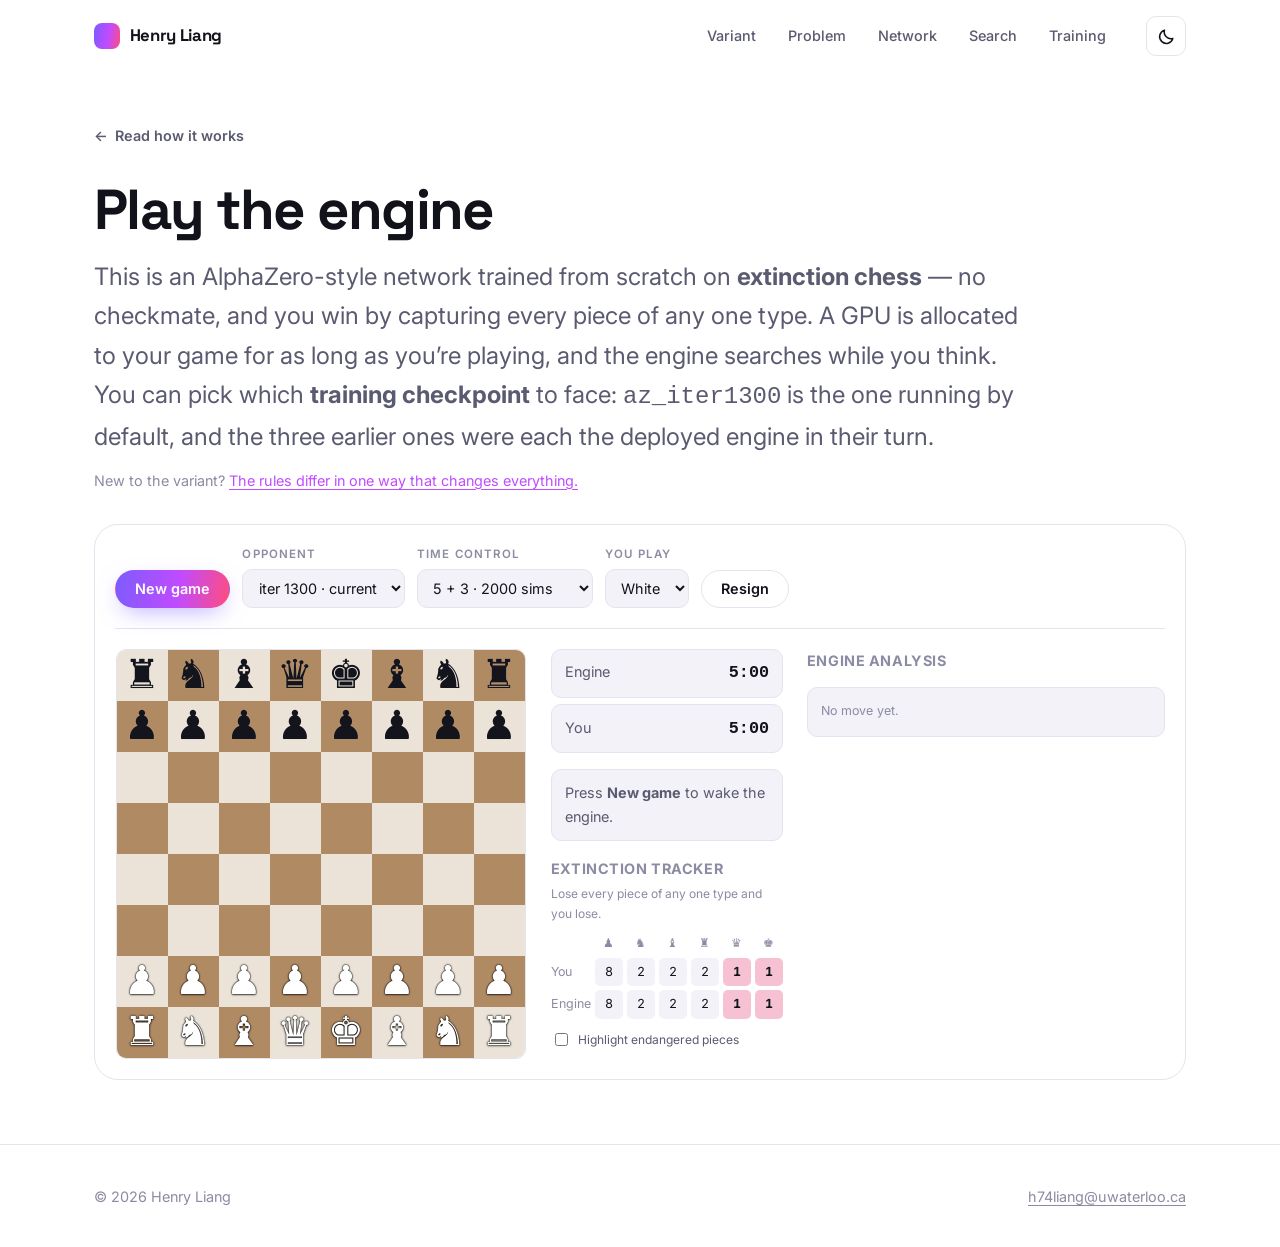
<file: play.html>
<!DOCTYPE html>
<html lang="en" data-theme="dark">
<head>
  <meta charset="UTF-8">
  <meta name="viewport" content="width=device-width, initial-scale=1.0">

  <title>Play the Extinction Chess Engine — Henry Liang</title>
  <meta name="description" content="Play a neural network trained from scratch on extinction chess. A GPU is allocated to your game for as long as you are playing.">

  <link rel="canonical" href="https://henryliang.ca/play">
  <meta property="og:type" content="website">
  <meta property="og:url" content="https://henryliang.ca/play">
  <meta property="og:site_name" content="Henry Liang">
  <meta property="og:title" content="Play the Extinction Chess Engine">
  <meta property="og:description" content="Play a neural network trained from scratch on a chess variant with no published theory.">
  <meta property="og:image" content="https://henryliang.ca/img/og-image.png">
  <meta property="og:image:width" content="1200">
  <meta property="og:image:height" content="630">
  <meta name="twitter:card" content="summary_large_image">

  <link rel="icon" href="img/favicon.svg" type="image/svg+xml">
  <link rel="preconnect" href="https://fonts.googleapis.com">
  <link rel="preconnect" href="https://fonts.gstatic.com" crossorigin>
  <link href="https://fonts.googleapis.com/css2?family=Space+Grotesk:wght@500;600;700&family=Inter:wght@400;500;600&display=swap" rel="stylesheet">
  <link rel="stylesheet" href="css/style.css">
  <link rel="stylesheet" href="css/project.css">
  <link rel="stylesheet" href="css/chess.css?v=15">

  <script>
    (function () {
      try {
        var saved = localStorage.getItem('theme');
        var prefersLight = window.matchMedia('(prefers-color-scheme: light)').matches;
        document.documentElement.setAttribute('data-theme', saved || (prefersLight ? 'light' : 'dark'));
      } catch (e) {}
    })();
  </script>
</head>

<body>
  <a class="skip-link" href="#main">Skip to content</a>

  <header class="nav is-stuck" id="nav">
    <div class="container nav__inner">
      <a href="/" class="nav__logo">
        <span class="nav__logo-mark" aria-hidden="true"></span>
        <span>Henry Liang</span>
      </a>
      <nav class="nav__links" id="nav-links" aria-label="Main">
        <a href="/#variant">Variant</a>
        <a href="/#problem">Problem</a>
        <a href="/#architecture">Network</a>
        <a href="/#search">Search</a>
        <a href="/#training">Training</a>
      </nav>
      <div class="nav__actions">
        <button class="icon-btn" id="theme-toggle" type="button" aria-label="Switch color theme">
          <svg class="icon-sun" viewBox="0 0 24 24" aria-hidden="true"><circle cx="12" cy="12" r="4.5"/><path d="M12 2v3M12 19v3M2 12h3M19 12h3M4.9 4.9l2.1 2.1M17 17l2.1 2.1M19.1 4.9L17 7M7 17l-2.1 2.1"/></svg>
          <svg class="icon-moon" viewBox="0 0 24 24" aria-hidden="true"><path d="M20 14.5A8.5 8.5 0 019.5 4a8.5 8.5 0 1010.5 10.5z"/></svg>
        </button>
        <button class="icon-btn nav__burger" id="nav-toggle" type="button"
                aria-label="Open menu" aria-expanded="false" aria-controls="nav-links">
          <span></span><span></span><span></span>
        </button>
      </div>
    </div>
  </header>

  <main id="main">
    <div class="container playpage">
      <a class="back-link" href="/"><span aria-hidden="true">&larr;</span> Read how it works</a>

      <h1 class="playpage__title">Play the engine</h1>
      <p class="playpage__lede">
        This is an AlphaZero-style network trained from scratch on
        <strong>extinction chess</strong> &mdash; no checkmate, and you win by
        capturing every piece of any one type. A GPU is allocated to your game
        for as long as you&rsquo;re playing, and the engine searches while you
        think. You can pick which <strong>training checkpoint</strong> to face:
        <code>az_iter1300</code> is the one running by default, and the three
        earlier ones were each the deployed engine in their turn.
      </p>
      <p class="playpage__note">
        New to the variant? <a href="/#variant">The rules differ in
        one way that changes everything.</a>
      </p>

<div class="play" id="play-app">
        <noscript>
          <p class="play__msg">The board needs JavaScript enabled.</p>
        </noscript>

        <div class="play__bar">
          <button class="btn btn--primary" id="pl-new" type="button">New game</button>
          <!-- Opponent checkpoint. Values are LABELS matched against the
               MODELS allowlist in web_play.py, never filenames or paths. -->
          <label class="play__field">
            <span>Opponent</span>
            <select id="pl-model">
              <option value="1300" selected>iter 1300 &middot; current</option>
              <option value="1200">iter 1200</option>
              <option value="1140">iter 1140</option>
              <option value="1040">iter 1040</option>
            </select>
          </label>
          <!-- Labelled by clock rather than Easy/Standard/Strong: each tier
               is a time control, and its sim ceiling is chosen to be
               reachable within that clock (see TIERS in js/chess.js). -->
          <label class="play__field">
            <span>Time control</span>
            <select id="pl-level">
              <option value="800">3 + 2 · 800 sims</option>
              <option value="2000" selected>5 + 3 · 2000 sims</option>
              <option value="8000">10 + 10 · 8000 sims</option>
            </select>
          </label>
          <label class="play__field">
            <span>You play</span>
            <select id="pl-color">
              <option value="white" selected>White</option>
              <option value="black">Black</option>
            </select>
          </label>
          <button class="btn btn--ghost" id="pl-resign" type="button" disabled>Resign</button>
        </div>

        <div class="play__main">
          <div class="play__boardwrap">
            <div class="board" id="pl-board" role="grid" aria-label="Chess board"></div>
            <div class="promo" id="pl-promo" hidden role="dialog" aria-label="Choose promotion piece">
              <p>Promote to</p>
              <div class="promo__opts" id="pl-promo-opts"></div>
            </div>
          </div>

          <aside class="play__side">
            <div class="clocks">
              <div class="clock" id="pl-clock-top"><span class="clock__who">Engine</span><span class="clock__t">5:00</span></div>
              <div class="clock" id="pl-clock-bot"><span class="clock__who">You</span><span class="clock__t">5:00</span></div>
            </div>

            <div class="status" id="pl-status">Press <strong>New game</strong> to wake the engine.</div>

            <!-- Piece counts ARE the win condition, so they're the main readout -->
            <div class="tracker">
              <h4>Extinction tracker</h4>
              <p class="tracker__hint">Lose every piece of any one type and you lose.</p>
              <div class="tracker__grid" id="pl-tracker"></div>
              <label class="toggle">
                <input type="checkbox" id="pl-endang">
                <span>Highlight endangered pieces</span>
              </label>
              <p class="toggle__key" id="pl-endang-key" hidden>
                <span class="key key--mine"></span> yours
                <span class="key key--foe"></span> engine's
              </p>
            </div>
          </aside>

          <section class="play__analysis" aria-label="Engine analysis">
            <h4 class="panel__h">Engine analysis</h4>
            <div class="analysis__body" id="pl-analysis-body">
              <p class="analysis__empty">No move yet.</p>
            </div>

            <!-- Review is revealed only once the game is over — showing the
                 engine's read of your position mid-game would be cheating. -->
            <div class="review" id="pl-review" hidden>
              <div class="review__bar">
                <strong>Review</strong>
                <div class="review__nav">
                  <button type="button" id="pl-prev" aria-label="Previous move">←</button>
                  <button type="button" id="pl-next" aria-label="Next move">→</button>
                  <button type="button" id="pl-live" aria-label="Jump to final position">End</button>
                </div>
              </div>
              <p class="review__hint">Click a move, or use ← → keys.</p>
              <ol class="movelist" id="pl-movelist"></ol>
            </div>
          </section>
        </div>
      </div>
    </div>
  </main>

  <footer class="footer">
    <div class="container footer__inner">
      <p>&copy; <span id="year">2026</span> Henry Liang</p>
      <p class="footer__note"><a href="mailto:h74liang@uwaterloo.ca">h74liang@uwaterloo.ca</a></p>
    </div>
  </footer>

  <script src="js/main.js"></script>
  <script src="js/chess.js?v=15"></script>
</body>
</html>
</file>
<file: css/style.css>
/* ═══════════════════════════════════════════════════════════════════════
   Personal site — stylesheet
   ───────────────────────────────────────────────────────────────────────
   Structure:
     1. Design tokens (edit these to restyle the whole site)
     2. Reset & base
     3. Layout primitives
     4. Components — buttons, pills, cards, chips
     5. Sections — nav, hero, work, about, experience, contact, footer
     6. Motion & responsive
   ═════════════════════════════════════════════════════════════════════ */


/* ═══ 1. DESIGN TOKENS ═════════════════════════════════════════════════
   Change the accent trio below and the entire site re-skins itself.     */

:root {
  /* Brand — the gradient is used on headings, buttons and glows */
  --accent-1: #7c5cff;
  --accent-2: #c04bff;
  --accent-3: #ff4d7d;
  --gradient: linear-gradient(100deg, var(--accent-1), var(--accent-2) 55%, var(--accent-3));

  /* Type */
  --font-display: 'Space Grotesk', 'Segoe UI', system-ui, sans-serif;
  --font-body: 'Inter', -apple-system, BlinkMacSystemFont, 'Segoe UI', system-ui, sans-serif;

  /* Fluid type scale — grows with the viewport, no media queries needed */
  --step--1: clamp(0.83rem, 0.8rem + 0.15vw, 0.9rem);
  --step-0:  clamp(1rem, 0.96rem + 0.2vw, 1.09rem);
  --step-1:  clamp(1.2rem, 1.1rem + 0.5vw, 1.5rem);
  --step-2:  clamp(1.6rem, 1.35rem + 1.2vw, 2.4rem);
  --step-3:  clamp(2.1rem, 1.6rem + 2.4vw, 3.6rem);
  --step-4:  clamp(2.8rem, 1.7rem + 5vw, 6rem);

  /* Spacing & shape */
  --space: clamp(1rem, 0.8rem + 1vw, 1.5rem);
  --section-y: clamp(4.5rem, 3rem + 7vw, 9rem);
  --radius: 16px;
  --radius-lg: 24px;
  --container: 1140px;

  --ease: cubic-bezier(0.22, 1, 0.36, 1);
}

/* ─── Dark theme (default) ─── */
:root,
:root[data-theme="dark"] {
  --bg: #0a0a10;
  --bg-alt: #0f0f18;
  --surface: #15151f;
  --surface-2: #1c1c28;
  --border: #262633;
  --text: #f2f2f7;
  --text-muted: #a0a0b4;
  --text-faint: #6e6e85;
  --shadow: 0 20px 50px -20px rgba(0, 0, 0, 0.8);
  --glow-opacity: 0.5;
}

/* ─── Light theme ─── */
:root[data-theme="light"] {
  --bg: #ffffff;
  --bg-alt: #f7f7fb;
  --surface: #ffffff;
  --surface-2: #f2f2f8;
  --border: #e4e4ee;
  --text: #12121a;
  --text-muted: #5a5a70;
  --text-faint: #8b8ba3;
  --shadow: 0 20px 45px -25px rgba(20, 20, 45, 0.28);
  --glow-opacity: 0.28;
}


/* ═══ 2. RESET & BASE ══════════════════════════════════════════════════ */

*, *::before, *::after { box-sizing: border-box; }

/* The `hidden` attribute is only display:none in the UA stylesheet, so ANY
   author rule setting display (e.g. `.promo { display: grid }`) silently
   beats it and the element stays visible. Enforce it once, globally. */
[hidden] { display: none !important; }

html {
  scroll-behavior: smooth;
  /* Stops the sticky nav from covering anchored headings */
  scroll-padding-top: 90px;
  -webkit-text-size-adjust: 100%;
}

body {
  margin: 0;
  background: var(--bg);
  color: var(--text);
  font-family: var(--font-body);
  font-size: var(--step-0);
  line-height: 1.65;
  -webkit-font-smoothing: antialiased;
  overflow-x: hidden;
  transition: background-color 0.3s var(--ease), color 0.3s var(--ease);
}

h1, h2, h3 {
  font-family: var(--font-display);
  font-weight: 700;
  line-height: 1.08;
  letter-spacing: -0.03em;
  margin: 0;
  text-wrap: balance;
}

p { margin: 0 0 1em; text-wrap: pretty; }
p:last-child { margin-bottom: 0; }

a { color: inherit; text-decoration: none; }
img { max-width: 100%; height: auto; display: block; }
ul, ol { margin: 0; padding: 0; list-style: none; }
em { color: var(--text-faint); font-style: italic; }

:focus-visible {
  outline: 2px solid var(--accent-2);
  outline-offset: 3px;
  border-radius: 4px;
}

::selection { background: var(--accent-1); color: #fff; }

.skip-link {
  position: absolute;
  left: 50%;
  top: 0;
  transform: translate(-50%, -120%);
  z-index: 200;
  padding: 0.7rem 1.2rem;
  background: var(--accent-1);
  color: #fff;
  border-radius: 0 0 10px 10px;
  font-weight: 600;
}
.skip-link:focus { transform: translate(-50%, 0); }

/* Gradient text — used on hero and contact headings */
.grad {
  background: var(--gradient);
  -webkit-background-clip: text;
  background-clip: text;
  color: transparent;
}


/* ═══ 3. LAYOUT ════════════════════════════════════════════════════════ */

.container {
  width: 100%;
  max-width: var(--container);
  margin-inline: auto;
  padding-inline: var(--space);
}

.section { padding-block: var(--section-y); }
.section--alt {
  background: var(--bg-alt);
  border-block: 1px solid var(--border);
}

.section__head { max-width: 620px; margin-bottom: 3rem; }

.section__label {
  display: inline-block;
  font-size: var(--step--1);
  font-weight: 600;
  letter-spacing: 0.14em;
  text-transform: uppercase;
  color: var(--accent-2);
  margin-bottom: 0.9rem;
}

.section__title { font-size: var(--step-3); margin-bottom: 1rem; }
.section__lede { color: var(--text-muted); font-size: var(--step-1); }


/* ═══ 4. COMPONENTS ════════════════════════════════════════════════════ */

/* ─── Buttons ─── */
.btn {
  display: inline-flex;
  align-items: center;
  justify-content: center;
  gap: 0.5rem;
  padding: 0.85rem 1.6rem;
  border: 1px solid transparent;
  border-radius: 100px;
  font-family: var(--font-body);
  font-size: var(--step-0);
  font-weight: 600;
  cursor: pointer;
  white-space: nowrap;
  transition: transform 0.25s var(--ease), box-shadow 0.25s var(--ease),
              background-color 0.25s var(--ease), border-color 0.25s var(--ease);
}
.btn:hover { transform: translateY(-2px); }
.btn:active { transform: translateY(0); }

.btn--primary {
  background: var(--gradient);
  color: #fff;
  box-shadow: 0 8px 24px -8px rgba(124, 92, 255, 0.6);
}
.btn--primary:hover { box-shadow: 0 14px 32px -8px rgba(124, 92, 255, 0.75); }

.btn--ghost {
  background: transparent;
  color: var(--text);
  border-color: var(--border);
}
.btn--ghost:hover { border-color: var(--accent-2); background: var(--surface-2); }

.btn--lg { padding: 1.1rem 2.2rem; font-size: var(--step-1); }

/* ─── Icon button ─── */
.icon-btn {
  display: grid;
  place-items: center;
  width: 40px;
  height: 40px;
  padding: 0;
  background: transparent;
  border: 1px solid var(--border);
  border-radius: 10px;
  color: var(--text);
  cursor: pointer;
  transition: border-color 0.2s var(--ease), background-color 0.2s var(--ease);
}
.icon-btn:hover { border-color: var(--accent-2); background: var(--surface-2); }
.icon-btn svg {
  width: 19px;
  height: 19px;
  fill: none;
  stroke: currentColor;
  stroke-width: 1.9;
  stroke-linecap: round;
  stroke-linejoin: round;
}

/* Show the icon for the theme you'd switch TO */
[data-theme="dark"] .icon-moon,
[data-theme="light"] .icon-sun { display: none; }

/* ─── Filter pills ─── */
.filters {
  display: flex;
  flex-wrap: wrap;
  gap: 0.6rem;
  margin-bottom: 2.5rem;
}
.pill {
  padding: 0.5rem 1.1rem;
  background: transparent;
  border: 1px solid var(--border);
  border-radius: 100px;
  color: var(--text-muted);
  font-family: inherit;
  font-size: var(--step--1);
  font-weight: 600;
  cursor: pointer;
  transition: all 0.2s var(--ease);
}
.pill:hover { color: var(--text); border-color: var(--text-faint); }
.pill.is-active {
  background: var(--gradient);
  border-color: transparent;
  color: #fff;
}

/* ─── Tag & chip lists ─── */
.tags, .chips {
  display: flex;
  flex-wrap: wrap;
  gap: 0.45rem;
}
.tags li {
  padding: 0.25rem 0.7rem;
  background: var(--surface-2);
  border: 1px solid var(--border);
  border-radius: 6px;
  font-size: 0.78rem;
  font-weight: 500;
  color: var(--text-muted);
}
.chips { gap: 0.6rem; }
.chips li {
  padding: 0.5rem 1rem;
  background: var(--surface);
  border: 1px solid var(--border);
  border-radius: 100px;
  font-size: var(--step--1);
  font-weight: 500;
  transition: border-color 0.2s var(--ease), transform 0.2s var(--ease);
}
.chips li:hover { border-color: var(--accent-2); transform: translateY(-2px); }


/* ═══ 5. SECTIONS ══════════════════════════════════════════════════════ */

/* ─── Nav ─── */
.nav {
  position: sticky;
  top: 0;
  z-index: 100;
  background: color-mix(in srgb, var(--bg) 80%, transparent);
  backdrop-filter: blur(14px);
  -webkit-backdrop-filter: blur(14px);
  border-bottom: 1px solid transparent;
  transition: border-color 0.3s var(--ease), background-color 0.3s var(--ease);
}
/* .is-stuck is added by JS once you scroll past the hero */
.nav.is-stuck { border-bottom-color: var(--border); }

.nav__inner {
  display: flex;
  align-items: center;
  justify-content: space-between;
  gap: 1rem;
  height: 72px;
}

.nav__logo {
  display: flex;
  align-items: center;
  gap: 0.6rem;
  font-family: var(--font-display);
  font-weight: 700;
  font-size: 1.05rem;
  letter-spacing: -0.02em;
}
.nav__logo-mark {
  width: 26px;
  height: 26px;
  border-radius: 8px;
  background: var(--gradient);
  flex-shrink: 0;
}

.nav__links {
  display: flex;
  align-items: center;
  gap: 2rem;
  margin-left: auto;
  margin-right: 1.5rem;
  font-size: var(--step--1);
  font-weight: 500;
}
.nav__links a {
  position: relative;
  color: var(--text-muted);
  transition: color 0.2s var(--ease);
}
.nav__links a:hover { color: var(--text); }
/* Animated underline */
.nav__links a::after {
  content: '';
  position: absolute;
  left: 0;
  bottom: -5px;
  width: 100%;
  height: 2px;
  background: var(--gradient);
  border-radius: 2px;
  transform: scaleX(0);
  transform-origin: right;
  transition: transform 0.3s var(--ease);
}
.nav__links a:hover::after,
.nav__links a.is-current::after { transform: scaleX(1); transform-origin: left; }
.nav__links a.is-current { color: var(--text); }

.nav__resume {
  padding: 0.4rem 0.9rem;
  border: 1px solid var(--border);
  border-radius: 100px;
}
.nav__resume::after { display: none; }

.nav__actions { display: flex; align-items: center; gap: 0.6rem; }

/* Burger — hidden on desktop, shown under 800px */
.nav__burger { display: none; flex-direction: column; gap: 4px; }
.nav__burger span {
  display: block;
  width: 17px;
  height: 2px;
  background: currentColor;
  border-radius: 2px;
  transition: transform 0.3s var(--ease), opacity 0.2s var(--ease);
}
.nav__burger[aria-expanded="true"] span:nth-child(1) { transform: translateY(6px) rotate(45deg); }
.nav__burger[aria-expanded="true"] span:nth-child(2) { opacity: 0; }
.nav__burger[aria-expanded="true"] span:nth-child(3) { transform: translateY(-6px) rotate(-45deg); }

/* ─── Hero ─── */
.hero {
  position: relative;
  display: flex;
  align-items: center;
  min-height: calc(100svh - 72px);
  padding-block: clamp(3rem, 8vw, 6rem);
  overflow: hidden;
}

/* The soft colored blob behind the headline */
.hero__glow {
  position: absolute;
  top: -25%;
  left: 50%;
  width: min(1000px, 130vw);
  aspect-ratio: 1;
  transform: translateX(-50%);
  background: radial-gradient(circle at 30% 40%, var(--accent-1), transparent 55%),
              radial-gradient(circle at 70% 55%, var(--accent-3), transparent 55%);
  opacity: var(--glow-opacity);
  filter: blur(90px);
  pointer-events: none;
  animation: drift 18s ease-in-out infinite alternate;
}
@keyframes drift {
  from { transform: translateX(-50%) translateY(0) scale(1); }
  to   { transform: translateX(-46%) translateY(40px) scale(1.12); }
}

.hero__inner { position: relative; max-width: 900px; }

.hero__eyebrow {
  display: inline-flex;
  align-items: center;
  gap: 0.6rem;
  padding: 0.45rem 1rem;
  background: var(--surface);
  border: 1px solid var(--border);
  border-radius: 100px;
  font-size: var(--step--1);
  font-weight: 500;
  color: var(--text-muted);
  margin-bottom: 1.8rem;
}
.status-dot {
  width: 7px;
  height: 7px;
  border-radius: 50%;
  background: #22c55e;
  box-shadow: 0 0 0 0 rgba(34, 197, 94, 0.6);
  animation: pulse 2.4s ease-out infinite;
}
@keyframes pulse {
  70%  { box-shadow: 0 0 0 9px rgba(34, 197, 94, 0); }
  100% { box-shadow: 0 0 0 0 rgba(34, 197, 94, 0); }
}

.hero__title {
  font-size: var(--step-4);
  margin-bottom: 1.5rem;
}

.hero__lede {
  max-width: 55ch;
  font-size: var(--step-1);
  color: var(--text-muted);
  margin-bottom: 2.5rem;
}

.hero__cta {
  display: flex;
  flex-wrap: wrap;
  gap: 0.8rem;
  margin-bottom: 3rem;
}

.hero__social {
  display: flex;
  flex-wrap: wrap;
  gap: 1.8rem;
  font-size: var(--step--1);
  font-weight: 500;
  color: var(--text-muted);
}
.hero__social a { position: relative; transition: color 0.2s var(--ease); }
.hero__social a:hover { color: var(--text); }
.hero__social a::after {
  content: '';
  position: absolute;
  left: 0;
  bottom: -3px;
  width: 100%;
  height: 1px;
  background: currentColor;
  transform: scaleX(0);
  transform-origin: right;
  transition: transform 0.3s var(--ease);
}
.hero__social a:hover::after { transform: scaleX(1); transform-origin: left; }

/* ─── Project grid ─── */
.grid {
  display: grid;
  grid-template-columns: repeat(auto-fill, minmax(330px, 1fr));
  gap: 1.5rem;
}

.card {
  background: var(--surface);
  border: 1px solid var(--border);
  border-radius: var(--radius-lg);
  overflow: hidden;
  transition: transform 0.35s var(--ease), border-color 0.35s var(--ease),
              box-shadow 0.35s var(--ease);
}
.card:hover {
  transform: translateY(-6px);
  border-color: color-mix(in srgb, var(--accent-2) 45%, var(--border));
  box-shadow: var(--shadow);
}
/* Hidden by the tag filter */
.card[hidden] { display: none; }

/* Featured project — spans two columns where there's room for it */
@media (min-width: 800px) {
  .card--featured { grid-column: span 2; }
  .card--featured .card__link { display: grid; grid-template-columns: 1.1fr 1fr; }
  .card--featured .card__media {
    aspect-ratio: auto;
    height: 100%;
    border-bottom: 0;
    border-right: 1px solid var(--border);
  }
  .card--featured .card__body { padding: 2rem; align-self: center; }
  .card--featured .card__title { font-size: var(--step-2); }
  .card--featured .card__desc { font-size: var(--step-0); }
}

.card__link { display: block; height: 100%; }

.card__media {
  aspect-ratio: 16 / 10;
  overflow: hidden;
  background: var(--surface-2);
  border-bottom: 1px solid var(--border);
}
.card__media img {
  width: 100%;
  height: 100%;
  object-fit: cover;
  transition: transform 0.5s var(--ease);
}
.card:hover .card__media img { transform: scale(1.05); }

.card__body { padding: 1.5rem; }

.card__meta {
  display: flex;
  align-items: center;
  gap: 0.6rem;
  font-size: 0.78rem;
  font-weight: 500;
  color: var(--text-faint);
  margin-bottom: 0.6rem;
}
.card__dot {
  width: 3px;
  height: 3px;
  border-radius: 50%;
  background: currentColor;
}

.card__title { font-size: var(--step-1); margin-bottom: 0.6rem; }

.card__desc {
  color: var(--text-muted);
  font-size: var(--step--1);
  margin-bottom: 1.1rem;
}

.card__cta {
  display: inline-flex;
  align-items: center;
  gap: 0.4rem;
  margin-top: 1.1rem;
  font-size: var(--step--1);
  font-weight: 600;
  color: var(--accent-2);
}
.card__cta span { transition: transform 0.25s var(--ease); }
.card:hover .card__cta span { transform: translateX(4px); }

.grid__empty {
  padding: 3rem 0;
  text-align: center;
  color: var(--text-muted);
}

/* ─── About ─── */
.about {
  display: grid;
  grid-template-columns: 1.35fr 1fr;
  gap: clamp(2rem, 5vw, 4.5rem);
  align-items: start;
}
.about__text p { color: var(--text-muted); max-width: 58ch; }
.about__subhead {
  font-size: var(--step-1);
  margin: 2.2rem 0 1rem;
}

.portrait {
  border-radius: var(--radius-lg);
  overflow: hidden;
  border: 1px solid var(--border);
  background: var(--surface-2);
}
.portrait img { width: 100%; aspect-ratio: 6 / 7; object-fit: cover; }

.facts { margin-top: 1.5rem; }
.facts > div {
  display: flex;
  justify-content: space-between;
  gap: 1rem;
  padding: 0.85rem 0;
  border-bottom: 1px solid var(--border);
}
.facts > div:last-child { border-bottom: 0; }
.facts dt { color: var(--text-faint); font-size: var(--step--1); }
.facts dd { margin: 0; font-weight: 600; font-size: var(--step--1); text-align: right; }

/* ─── Experience timeline ─── */
.timeline {
  position: relative;
  padding-left: 1.5rem;
  border-left: 1px solid var(--border);
}
.timeline__item {
  /* Explicitly positioned so the dot below anchors to the item, not the rail.
     (.reveal's transform would otherwise make this containing block appear
     only mid-animation and the dots would jump.) */
  position: relative;
  display: grid;
  grid-template-columns: 180px 1fr;
  gap: 1.5rem;
  padding-bottom: 2.75rem;
}
.timeline__item:last-child { padding-bottom: 0; }
/* The dot on the rail — pulled back over the 1.5rem padding to sit on it */
.timeline__item::before {
  content: '';
  position: absolute;
  left: calc(-1.5rem - 5px);
  top: 0.55rem;
  width: 9px;
  height: 9px;
  border-radius: 50%;
  background: var(--gradient);
}
.timeline__when {
  font-size: var(--step--1);
  font-weight: 600;
  color: var(--text-faint);
  padding-top: 0.15rem;
}
.timeline__what h3 { font-size: var(--step-1); margin-bottom: 0.5rem; }
.timeline__at { color: var(--text-muted); font-weight: 500; }
.timeline__what p { color: var(--text-muted); font-size: var(--step--1); max-width: 60ch; }

/* ─── Contact ─── */
.contact { position: relative; text-align: center; }
.contact__inner { max-width: 700px; margin-inline: auto; }
.contact__title { font-size: var(--step-3); margin-bottom: 1.2rem; }
.contact__lede {
  color: var(--text-muted);
  font-size: var(--step-1);
  margin-bottom: 2.5rem;
}
.contact__links {
  display: flex;
  flex-wrap: wrap;
  justify-content: center;
  gap: 1.8rem;
  margin-top: 2.5rem;
  font-size: var(--step--1);
  font-weight: 500;
  color: var(--text-muted);
}
.contact__links a:hover { color: var(--text); }

/* ─── Footer ─── */
.footer {
  padding-block: 2.5rem;
  border-top: 1px solid var(--border);
  font-size: var(--step--1);
  color: var(--text-faint);
}
.footer__inner {
  display: flex;
  flex-wrap: wrap;
  justify-content: space-between;
  gap: 0.5rem;
}
.footer p { margin: 0; }


/* ═══ 6. MOTION & RESPONSIVE ═══════════════════════════════════════════ */

/* Scroll reveal — JS adds .is-visible via IntersectionObserver */
.reveal {
  opacity: 0;
  transform: translateY(24px);
  transition: opacity 0.7s var(--ease), transform 0.7s var(--ease);
}
.reveal.is-visible { opacity: 1; transform: none; }

/* Stagger the hero's children so they cascade in */
.hero .reveal:nth-child(1) { transition-delay: 0.05s; }
.hero .reveal:nth-child(2) { transition-delay: 0.12s; }
.hero .reveal:nth-child(3) { transition-delay: 0.19s; }
.hero .reveal:nth-child(4) { transition-delay: 0.26s; }
.hero .reveal:nth-child(5) { transition-delay: 0.33s; }

@media (max-width: 800px) {
  .nav__burger { display: flex; }

  /* Mobile menu: full-width panel that drops below the bar */
  .nav__links {
    position: absolute;
    top: 72px;
    left: 0;
    right: 0;
    flex-direction: column;
    align-items: flex-start;
    gap: 0;
    margin: 0;
    padding: 0 var(--space);
    background: var(--bg);
    border-bottom: 1px solid var(--border);
    max-height: 0;
    overflow: hidden;
    transition: max-height 0.35s var(--ease), padding 0.35s var(--ease);
  }
  .nav__links.is-open { max-height: 320px; padding-block: 0.5rem 1.5rem; }
  .nav__links a { width: 100%; padding: 0.85rem 0; font-size: var(--step-0); }
  .nav__links a::after { display: none; }
  .nav__resume { margin-top: 0.6rem; text-align: center; }

  .about { grid-template-columns: 1fr; }
  .about__side { max-width: 380px; }

  .timeline__item { grid-template-columns: 1fr; gap: 0.4rem; }
}

@media (max-width: 480px) {
  .grid { grid-template-columns: 1fr; }
  .hero__cta .btn { flex: 1 1 auto; }
  .hero__social { gap: 1.2rem; }
}

/* Respect people who ask for less animation */
@media (prefers-reduced-motion: reduce) {
  html { scroll-behavior: auto; }
  *, *::before, *::after {
    animation-duration: 0.01ms !important;
    animation-iteration-count: 1 !important;
    transition-duration: 0.01ms !important;
  }
  .reveal { opacity: 1; transform: none; }
}

/* Print — collapse to a clean résumé-ish document */
@media print {
  .nav, .hero__glow, .filters, .footer, .btn { display: none; }
  body { background: #fff; color: #000; }
  .section { padding-block: 1.5rem; }
}
</file>
<file: css/project.css>
/* ═══════════════════════════════════════════════════════════════════════
   Case study pages — loaded after style.css, only on project pages.
   ═════════════════════════════════════════════════════════════════════ */

/* ─── Header ─── */
.case__head {
  padding-block: clamp(3rem, 6vw, 5.5rem) clamp(2rem, 4vw, 3rem);
  background: var(--bg-alt);
  border-bottom: 1px solid var(--border);
}
.case__head-inner { max-width: 780px; }

.back-link {
  display: inline-flex;
  align-items: center;
  gap: 0.45rem;
  font-size: var(--step--1);
  font-weight: 600;
  color: var(--text-muted);
  margin-bottom: 2rem;
  transition: color 0.2s var(--ease), gap 0.2s var(--ease);
}
.back-link:hover { color: var(--text); gap: 0.7rem; }

.case__title { font-size: var(--step-3); margin-bottom: 1.1rem; }

.case__lede {
  font-size: var(--step-1);
  color: var(--text-muted);
  max-width: 60ch;
  margin-bottom: 2.5rem;
}

.case__facts {
  display: grid;
  grid-template-columns: repeat(auto-fit, minmax(150px, 1fr));
  gap: 1.5rem;
  padding-block: 1.5rem;
  border-block: 1px solid var(--border);
  margin: 0 0 2rem;
}
.case__facts dt {
  font-size: 0.78rem;
  font-weight: 600;
  letter-spacing: 0.1em;
  text-transform: uppercase;
  color: var(--text-faint);
  margin-bottom: 0.35rem;
}
.case__facts dd { margin: 0; font-weight: 500; font-size: var(--step--1); }

.case__actions { display: flex; flex-wrap: wrap; gap: 0.8rem; }

/* ─── Hero image ─── */
.case__hero {
  margin: clamp(-3rem, -5vw, -2rem) 0 0;
  border-radius: var(--radius-lg);
  overflow: hidden;
  border: 1px solid var(--border);
  box-shadow: var(--shadow);
}
.case__hero img { width: 100%; }

/* ─── Body prose ─── */
.case__body {
  max-width: 720px;
  padding-block: clamp(3rem, 6vw, 5rem);
  font-size: var(--step-0);
}
.case__body h2 {
  font-size: var(--step-2);
  margin: 3rem 0 1rem;
}
.case__body h2:first-child { margin-top: 0; }
.case__body p { color: var(--text-muted); }

.case__list {
  list-style: none;
  margin: 1.5rem 0;
  color: var(--text-muted);
}
.case__list li {
  position: relative;
  padding-left: 1.6rem;
  margin-bottom: 0.7rem;
}
.case__list li::before {
  content: '';
  position: absolute;
  left: 0;
  top: 0.62em;
  width: 7px;
  height: 7px;
  border-radius: 2px;
  background: var(--gradient);
}

.case__quote {
  margin: 2.5rem 0;
  padding: 1.75rem 2rem;
  background: var(--surface);
  border: 1px solid var(--border);
  /* A gradient border-image would kill the border-radius, so the accent bar
     is a solid color instead. */
  border-left: 3px solid var(--accent-2);
  border-radius: 0 var(--radius) var(--radius) 0;
}
.case__quote p {
  font-family: var(--font-display);
  font-size: var(--step-1);
  color: var(--text);
  margin-bottom: 0.9rem;
}
.case__quote cite {
  font-style: normal;
  font-size: var(--step--1);
  color: var(--text-faint);
}

/* ─── Result tiles ─── */
.case__stats {
  display: grid;
  grid-template-columns: repeat(auto-fit, minmax(160px, 1fr));
  gap: 1rem;
  margin: 2.5rem 0;
}
.stat {
  padding: 1.5rem;
  background: var(--surface);
  border: 1px solid var(--border);
  border-radius: var(--radius);
  text-align: center;
}
.stat__num {
  display: block;
  font-family: var(--font-display);
  font-size: var(--step-2);
  font-weight: 700;
  letter-spacing: -0.03em;
  background: var(--gradient);
  -webkit-background-clip: text;
  background-clip: text;
  color: transparent;
}
.stat__label {
  display: block;
  margin-top: 0.35rem;
  font-size: var(--step--1);
  color: var(--text-muted);
}

/* ─── Next project ─── */
.case__next {
  padding-block: clamp(3rem, 5vw, 4.5rem);
  background: var(--bg-alt);
  border-top: 1px solid var(--border);
}
.case__next-link {
  display: flex;
  align-items: center;
  justify-content: space-between;
  gap: 1rem;
  font-family: var(--font-display);
  font-size: var(--step-2);
  font-weight: 700;
  letter-spacing: -0.03em;
  transition: color 0.25s var(--ease);
}
.case__next-link:hover { color: var(--accent-2); }
.case__next-link span:last-child { transition: transform 0.25s var(--ease); }
.case__next-link:hover span:last-child { transform: translateX(8px); }

.footer__note a { text-decoration: underline; text-underline-offset: 3px; }


/* ═══════════════════════════════════════════════════════════════════════
   Case-study content blocks
   ═════════════════════════════════════════════════════════════════════ */

/* ─── Two-column rule comparison ─── */
.rulediff {
  display: grid;
  grid-template-columns: repeat(auto-fit, minmax(240px, 1fr));
  gap: 1rem;
  margin: 2.5rem 0;
}
.rulediff__col {
  padding: 1.5rem;
  background: var(--surface);
  border: 1px solid var(--border);
  border-radius: var(--radius);
}
.rulediff__col--accent {
  border-color: color-mix(in srgb, var(--accent-2) 45%, var(--border));
}
.rulediff__col h3 {
  font-size: var(--step-0);
  margin-bottom: 1rem;
  color: var(--text-faint);
  letter-spacing: 0.04em;
  text-transform: uppercase;
}
.rulediff__col--accent h3 { color: var(--accent-2); }
.rulediff__col ul { list-style: none; }
.rulediff__col li {
  position: relative;
  padding-left: 1.3rem;
  margin-bottom: 0.7rem;
  font-size: var(--step--1);
  color: var(--text-muted);
}
.rulediff__col li:last-child { margin-bottom: 0; }
.rulediff__col li::before {
  content: '';
  position: absolute;
  left: 0;
  top: 0.62em;
  width: 5px;
  height: 5px;
  border-radius: 50%;
  background: var(--text-faint);
}
.rulediff__col--accent li::before { background: var(--accent-2); }

/* ─── Board diagram ─── */
:root { --board-light: #ebe3d7; --board-dark: #b08a63; }
:root[data-theme="dark"] { --board-light: #d9cfc0; --board-dark: #8a6647; }

.board-fig { margin: 2.5rem 0; }
.board {
  display: block;
  width: min(360px, 100%);
  margin-inline: auto;
  border-radius: var(--radius);
  overflow: hidden;
  border: 1px solid var(--border);
}
.board .pc {
  font-size: 40px;
  /* Segoe UI Symbol carries the chess glyphs reliably on Windows */
  font-family: 'Segoe UI Symbol', 'Apple Symbols', 'Noto Sans Symbols 2', serif;
  text-anchor: middle;
}
.board .pc--w { fill: #fff; stroke: #333; stroke-width: 0.6; }
.board .pc--b { fill: #1a1a1a; }
.board .arrow {
  stroke: var(--accent-3);
  stroke-width: 4;
  stroke-linecap: round;
}
.board .arrowhead { fill: var(--accent-3); }

.board-fig figcaption {
  margin-top: 1rem;
  font-size: var(--step--1);
  color: var(--text-muted);
  text-align: center;
  max-width: 52ch;
  margin-inline: auto;
}

/* ─── Spec table ─── */
.spec {
  margin: 2rem 0;
  border: 1px solid var(--border);
  border-radius: var(--radius);
  overflow: hidden;
}
.spec__row {
  display: flex;
  justify-content: space-between;
  align-items: baseline;
  gap: 1rem;
  padding: 0.9rem 1.25rem;
  border-bottom: 1px solid var(--border);
  font-size: var(--step--1);
}
.spec__row:last-child { border-bottom: 0; }
.spec__row:nth-child(odd) { background: var(--surface); }
.spec__row span:first-child { color: var(--text-muted); }
.spec__row span:last-child {
  font-weight: 600;
  text-align: right;
  font-variant-numeric: tabular-nums;
}

/* ─── Callout ─── */
.callout {
  margin: 3rem 0 0;
  padding: 1.75rem 2rem;
  background: var(--surface);
  border: 1px solid color-mix(in srgb, var(--accent-2) 35%, var(--border));
  border-radius: var(--radius);
}
.callout h3 {
  font-size: var(--step-1);
  margin-bottom: 0.6rem;
}
.callout p { color: var(--text-muted); margin: 0; }

/* ═══ Theory sections: formulas, parameter glossaries, worked tables ═══ */

.formula__math {
  overflow-x: auto;      /* long expressions scroll inside the block */
  overflow-y: hidden;
  padding: 0.2rem 0;
}
/* KaTeX sizes to its own em; nudge display maths to sit comfortably */
.formula__math .katex-display { margin: 0.35rem 0; }
.formula__math .katex { font-size: clamp(1rem, 0.92rem + 0.45vw, 1.2rem); }

.formula {
  margin: 1.75rem 0;
  padding: 1.25rem 1.4rem;
  background: var(--surface);
  border: 1px solid var(--border);
  border-left: 3px solid var(--accent-2);
  border-radius: 0 var(--radius) var(--radius) 0;
}


/* colour-coded symbols, reused in the surrounding prose so the reader can
   track a term from the formula into the explanation */
.tok {
  font-family: 'Cascadia Code', Consolas, 'SF Mono', monospace;
  font-size: 0.95em;
  white-space: nowrap;
}
.tok--q { color: #22c55e; }
.tok--p { color: var(--accent-1); }
.tok--v { color: var(--accent-3); }
.tok--c { color: var(--accent-2); }

.params {
  margin: 1.1rem 0 0;
  padding-top: 0.9rem;
  border-top: 1px solid var(--border);
  font-size: var(--step--1);
}
.params > div {
  display: grid;
  grid-template-columns: 5.5rem 1fr;
  gap: 0.2rem 0.9rem;
  padding: 0.3rem 0;
}
.params dt { font-weight: 600; }
.params dd { margin: 0; color: var(--text-muted); }

.steptable { margin: 1.5rem 0; overflow-x: auto; }
.steptable table {
  width: 100%;
  border-collapse: collapse;
  font-size: var(--step--1);
  font-variant-numeric: tabular-nums;
}
.steptable caption {
  text-align: left;
  padding-bottom: 0.5rem;
  color: var(--text-faint);
  font-size: 0.78rem;
  letter-spacing: 0.04em;
  text-transform: uppercase;
}
.steptable th {
  text-align: right;
  padding: 0.4rem 0.7rem;
  border-bottom: 1px solid var(--border);
  color: var(--text-faint);
  font-weight: 600;
}
.steptable th:first-child, .steptable td:first-child { text-align: left; }
.steptable td {
  text-align: right;
  padding: 0.4rem 0.7rem;
  border-bottom: 1px solid var(--border);
  color: var(--text-muted);
}
.steptable tr.is-pick td {
  background: color-mix(in srgb, var(--accent-2) 12%, transparent);
  color: var(--text);
}

/* ─── Simulation diagram ─── */
.diagram { display: block; width: 100%; max-width: 560px; margin-inline: auto; }
.dg-edge line { stroke: var(--border); stroke-width: 2; }
.dg-edge--hot line { stroke: var(--accent-2); stroke-width: 3; }
.dg-node { fill: var(--surface-2); stroke: var(--border); stroke-width: 2; }
.dg-node--root { fill: var(--surface-2); stroke: var(--accent-2); }
.dg-node--hot { stroke: var(--accent-2); }
.dg-node--leaf { fill: color-mix(in srgb, var(--accent-3) 30%, var(--surface-2)); stroke: var(--accent-3); }
.dg-lbl {
  font-family: var(--font-body);
  font-size: 10px;
  fill: var(--text-muted);
  text-anchor: middle;
}
.dg-step { font-family: var(--font-display); font-size: 14px; font-weight: 600; fill: var(--text); }
.dg-num { fill: var(--accent-2); }
.dg-sub { font-family: var(--font-body); font-size: 11.5px; fill: var(--text-muted); }
.dg-backarrow { fill: none; stroke: var(--accent-1); stroke-width: 2; stroke-dasharray: 5 4; }

@media (max-width: 560px) {
  .params > div { grid-template-columns: 1fr; }
  .dg-step, .dg-sub { font-size: 10px; }
}

/* ─── Inline code ─── */
.case__body code {
  padding: 0.15em 0.4em;
  background: var(--surface-2);
  border: 1px solid var(--border);
  border-radius: 5px;
  font-family: 'Cascadia Code', Consolas, 'SF Mono', monospace;
  font-size: 0.88em;
}

/* ─── Hand-off to the playable page ─── */
.cta {
  display: flex;
  flex-wrap: wrap;
  align-items: center;
  justify-content: space-between;
  gap: 1.25rem;
  margin: 2.5rem 0;
  padding: 1.5rem 1.75rem;
  background: var(--surface);
  border: 1px solid color-mix(in srgb, var(--accent-2) 40%, var(--border));
  border-radius: var(--radius-lg);
}
.cta__text { flex: 1 1 18rem; min-width: 0; }
.cta h2 { margin: 0 0 0.5rem !important; font-size: var(--step-1) !important; }
.cta p { margin: 0; color: var(--text-muted); font-size: var(--step--1); }

/* ─── The standalone play page ─── */
.playpage { padding-block: clamp(2rem, 4vw, 3rem) clamp(3rem, 6vw, 4rem); }
.playpage__title { font-size: var(--step-3); margin-bottom: 1rem; }
.playpage__lede {
  max-width: 62ch;
  font-size: var(--step-1);
  color: var(--text-muted);
  margin-bottom: 0.75rem;
}
.playpage__note {
  max-width: 62ch;
  font-size: var(--step--1);
  color: var(--text-faint);
  margin-bottom: 2rem;
}
.playpage__note a { color: var(--accent-2); text-decoration: underline; text-underline-offset: 3px; }

/* the demo breaks out of prose width on the case study; here the page is
   already full width, so cancel that */
.playpage .play {
  width: auto;
  margin: 0;
  transform: none;
}
</file>
<file: css/chess.css>
/* ═══════════════════════════════════════════════════════════════════════
   Playable engine demo. Loaded only on the extinction chess page.
   Uses the site tokens from style.css so it reads as part of the page.
   ═════════════════════════════════════════════════════════════════════ */

.play {
  /* Break out of the 720px prose column to the site's 1140px container.
     margin-left:50% puts the left edge at the prose column's midpoint, then
     translateX(-50%) recentres on the viewport — so it lines up with the page
     container regardless of how narrow the surrounding text is. */
  width: min(1140px, calc(100vw - 2 * var(--space)));
  margin: 2.5rem 0 3rem 50%;
  transform: translateX(-50%);
  padding: 1.25rem;
  background: var(--surface);
  border: 1px solid var(--border);
  border-radius: var(--radius-lg);
}

/* ─── Control bar ─── */
.play__bar {
  display: flex;
  flex-wrap: wrap;
  align-items: end;
  gap: 0.75rem;
  padding-bottom: 1.25rem;
  border-bottom: 1px solid var(--border);
  margin-bottom: 1.25rem;
}
.play__bar .btn { padding: 0.6rem 1.2rem; font-size: var(--step--1); }

.play__field { display: flex; flex-direction: column; gap: 0.3rem; }
.play__field > span {
  font-size: 0.72rem;
  font-weight: 600;
  letter-spacing: 0.1em;
  text-transform: uppercase;
  color: var(--text-faint);
}
.play__field select {
  padding: 0.55rem 0.7rem;
  background: var(--surface-2);
  color: var(--text);
  border: 1px solid var(--border);
  border-radius: 10px;
  font: inherit;
  font-size: var(--step--1);
  cursor: pointer;
}
.play__field select:disabled { opacity: 0.5; cursor: not-allowed; }

/* ─── Layout ─── */
/* board | game panel | analysis */
.play__main {
  display: grid;
  grid-template-columns: minmax(300px, 1.15fr) 232px minmax(260px, 1fr);
  gap: 1.5rem;
  align-items: start;
}
.play__boardwrap { position: relative; }

.play__analysis {
  display: flex;
  flex-direction: column;
  gap: 0.9rem;
  min-width: 0;
}
.panel__h {
  margin: 0;
  font-size: var(--step--1);
  letter-spacing: 0.04em;
  text-transform: uppercase;
  color: var(--text-faint);
}

/* ─── Board ─── */
.board {
  display: grid;
  grid-template-columns: repeat(8, 1fr);
  /* Rows must be explicit. Without this they're auto-sized, so ranks holding
     pieces grow to fit the glyph while empty ranks collapse — the board stops
     being square. */
  grid-template-rows: repeat(8, 1fr);
  aspect-ratio: 1;
  width: 100%;
  border: 1px solid var(--border);
  border-radius: 10px;
  overflow: hidden;
  user-select: none;
  touch-action: manipulation;
}

/* The 8 rows divide the CONTENT box — width minus the two 1px borders — so a
   plain width:100% almost always leaves a fractional row height. Fractional
   rows snap unevenly to device pixels: at 1440px the board is 411.86 wide,
   rows want 51.23, and they paint [51,51,51,52,51,51,51,52]. Two ranks come
   out 1px taller, which reads as rows compressing vertically. Measured uneven
   at 34 of 39 width x dpr combinations before this rule, 18 after.
   Trimming the width so the CONTENT box is a whole multiple of 8 fixes the
   geometry. The +2px adds the borders back, since width is border-box here.
   Residual unevenness is at fractional display scaling (125%/150%), where an
   integral CSS row still lands on a fractional device pixel (51 x 1.25 =
   63.75) — not fixable in CSS. See site_briefing.txt §7 for the measurements
   and for the option that would remove it visually. */
@supports (width: round(down, 100%, 8px)) {
  .board { width: calc(round(down, 100% - 2px, 8px) + 2px); }
}

.sq {
  position: relative;
  display: grid;
  place-items: center;
  border: 0;
  padding: 0;
  background: var(--board-light);
  cursor: default;
  font-size: clamp(22px, 5.2vw, 40px);
  line-height: 1;
}
.sq--dark { background: var(--board-dark); }
.sq--playable { cursor: pointer; }
.sq--sel { box-shadow: inset 0 0 0 3px var(--accent-2); }
.sq--last { background-image: linear-gradient(var(--accent-1), var(--accent-1)); background-blend-mode: soft-light; }

/* Move hints: dot for a quiet move, ring for a capture */
.sq--to::after {
  content: '';
  position: absolute;
  width: 30%;
  aspect-ratio: 1;
  border-radius: 50%;
  background: var(--accent-2);
  opacity: 0.55;
  pointer-events: none;
}
.sq--to.sq--cap::after {
  width: 84%;
  background: transparent;
  border: 4px solid var(--accent-3);
  opacity: 0.8;
}

/* Pieces use the SOLID glyph set for BOTH colours and get their colour from
   CSS. The outline glyphs (♙♘…) render inconsistently across platforms and
   some fonts turn them into emoji; the filled ones are reliable. */
.pc {
  font-family: 'Segoe UI Symbol', 'Apple Symbols', 'Noto Sans Symbols 2', serif;
  pointer-events: none;
}
.pc--w { color: #fff; text-shadow: 0 0 1px #000, 0 0 2px #000, 0 1px 2px rgba(0,0,0,.5); }
.pc--b { color: #14141c; text-shadow: 0 0 1px rgba(255,255,255,.35); }

/* ─── Promotion picker ─── */
.promo {
  position: absolute;
  inset: 0;
  display: grid;
  place-content: center;
  gap: 0.8rem;
  background: color-mix(in srgb, var(--bg) 82%, transparent);
  backdrop-filter: blur(3px);
  border-radius: 10px;
  z-index: 5;
}
.promo p { margin: 0; text-align: center; font-weight: 600; }
.promo__opts { display: flex; gap: 0.5rem; flex-wrap: wrap; justify-content: center; }
.promo__opts button {
  width: 52px;
  height: 52px;
  font-size: 30px;
  line-height: 1;
  background: var(--surface-2);
  border: 1px solid var(--border);
  border-radius: 10px;
  cursor: pointer;
  color: var(--text);
  font-family: 'Segoe UI Symbol', 'Apple Symbols', 'Noto Sans Symbols 2', serif;
}
.promo__opts button:hover { border-color: var(--accent-2); }

/* ─── Side panel ─── */
.play__side { display: flex; flex-direction: column; gap: 1rem; }

.clocks { display: flex; flex-direction: column; gap: 0.4rem; }
.clock {
  display: flex;
  justify-content: space-between;
  align-items: baseline;
  padding: 0.6rem 0.8rem;
  background: var(--surface-2);
  border: 1px solid var(--border);
  border-radius: 10px;
}
.clock--active { border-color: var(--accent-2); }
.clock--low .clock__t { color: var(--accent-3); }
.clock__who { font-size: var(--step--1); color: var(--text-muted); }
.clock__t {
  font-family: 'Cascadia Code', Consolas, 'SF Mono', monospace;
  font-size: 1.05rem;
  font-weight: 600;
  font-variant-numeric: tabular-nums;
}

.status {
  padding: 0.7rem 0.85rem;
  background: var(--surface-2);
  border: 1px solid var(--border);
  border-radius: 10px;
  font-size: var(--step--1);
  color: var(--text-muted);
  min-height: 3.2em;
}
.status--win { border-color: #22c55e; color: var(--text); }
.status--lose { border-color: var(--accent-3); color: var(--text); }

/* ─── Extinction tracker ─── */
.tracker h4 {
  margin: 0 0 0.2rem;
  font-size: var(--step--1);
  letter-spacing: 0.04em;
  text-transform: uppercase;
  color: var(--text-faint);
}
.tracker__hint {
  margin: 0 0 0.6rem;
  font-size: 0.75rem;
  color: var(--text-faint);
}
.tracker__grid {
  display: grid;
  grid-template-columns: auto repeat(6, 1fr);
  gap: 0.25rem;
  font-size: 0.78rem;
  text-align: center;
}
.tracker__lbl { color: var(--text-faint); text-align: left; align-self: center; }
.tracker__hd { color: var(--text-faint); font-family: 'Segoe UI Symbol', serif; }
.tracker__c {
  padding: 0.25rem 0;
  border-radius: 5px;
  background: var(--surface-2);
  font-variant-numeric: tabular-nums;
}
/* One left = one capture from losing */
.tracker__c--danger {
  background: color-mix(in srgb, var(--accent-3) 30%, var(--surface-2));
  color: var(--text);
  font-weight: 700;
}
.tracker__c--gone {
  background: var(--accent-3);
  color: #fff;
  font-weight: 700;
}

/* ─── Analysis ─── */
.analysis__body {
  padding: 0.85rem;
  font-size: 0.78rem;
  border: 1px solid var(--border);
  border-radius: 10px;
  background: var(--surface-2);
}
.analysis__empty { color: var(--text-faint); margin: 0; }
.analysis__row {
  display: flex;
  justify-content: space-between;
  gap: 0.5rem;
  padding: 0.2rem 0;
  color: var(--text-muted);
  font-variant-numeric: tabular-nums;
}
.evalbar {
  height: 6px;
  border-radius: 3px;
  background: var(--border);
  overflow: hidden;
  margin: 0.4rem 0 0.6rem;
}
.evalbar__fill { height: 100%; background: var(--gradient); }

.play__msg { color: var(--text-muted); }

/* ─── Post-game review ─── */
.review {
  border: 1px solid var(--border);
  border-radius: 10px;
  background: var(--surface-2);
  padding: 0.7rem 0.85rem;
}
.review__bar {
  display: flex;
  align-items: center;
  justify-content: space-between;
  gap: 0.5rem;
  font-size: var(--step--1);
}
.review__nav { display: flex; gap: 0.3rem; }
.review__nav button {
  min-width: 30px;
  padding: 0.2rem 0.45rem;
  background: var(--surface);
  color: var(--text);
  border: 1px solid var(--border);
  border-radius: 6px;
  font: inherit;
  font-size: 0.8rem;
  cursor: pointer;
}
.review__nav button:hover:not(:disabled) { border-color: var(--accent-2); }
.review__nav button:disabled { opacity: 0.4; cursor: not-allowed; }

.review__hint {
  margin: 0.4rem 0 0.6rem;
  font-size: 0.72rem;
  color: var(--text-faint);
}

.movelist {
  list-style: none;
  margin: 0;
  padding: 0;
  max-height: 260px;
  overflow-y: auto;
  font-size: 0.78rem;
}
.movelist li {
  display: grid;
  grid-template-columns: 1.8rem 1fr auto;
  gap: 0.4rem;
  align-items: baseline;
  padding: 0.3rem 0.4rem;
  border-radius: 5px;
  cursor: pointer;
  color: var(--text-muted);
}
.movelist li:hover { background: var(--surface); }
.movelist li.is-sel { background: var(--surface); color: var(--text); box-shadow: inset 2px 0 0 var(--accent-2); }
.movelist__n { color: var(--text-faint); font-variant-numeric: tabular-nums; }
.movelist__mv { font-family: 'Cascadia Code', Consolas, monospace; }
.movelist__ev { font-variant-numeric: tabular-nums; font-size: 0.72rem; }
.movelist li.is-you .movelist__mv { color: var(--text); }
/* Marks a move the engine disagreed with — its own pick differed */
.movelist__flag { color: var(--accent-3); }

.analysis__pref {
  margin-top: 0.5rem;
  padding-top: 0.5rem;
  border-top: 1px solid var(--border);
  color: var(--text-faint);
}
/* Every visited move, not a top-N slice — so it needs to scroll. */
.analysis__top {
  margin-top: 0.5rem;
  padding-top: 0.5rem;
  border-top: 1px solid var(--border);
  max-height: 300px;
  overflow-y: auto;
}
.analysis__cap {
  display: flex;
  justify-content: space-between;
  font-size: 0.7rem;
  color: var(--text-faint);
  margin-bottom: 0.3rem;
}
.analysis__mv {
  position: relative;
  display: grid;
  grid-template-columns: 1fr auto auto;
  gap: 0.5rem;
  align-items: center;
  padding: 0.2rem 0.35rem;
  border-radius: 4px;
  font-variant-numeric: tabular-nums;
}
/* Visit share as a bar behind the row — makes the distribution readable
   at a glance instead of forcing you to compare numbers. */
.analysis__bar {
  position: absolute;
  inset: 0;
  border-radius: 4px;
  background: color-mix(in srgb, var(--accent-1) 26%, transparent);
  pointer-events: none;
}
.analysis__mv > * { position: relative; }
.analysis__mv--played { box-shadow: inset 0 0 0 1px var(--accent-2); }
.analysis__sq { font-family: 'Cascadia Code', Consolas, monospace; }
.analysis__pct { color: var(--text-muted); }
.analysis__v { color: var(--text-faint); font-size: 0.72rem; }

/* ─── Endangered toggle ─── */
.toggle {
  display: flex;
  align-items: center;
  gap: 0.45rem;
  margin-top: 0.7rem;
  font-size: 0.75rem;
  color: var(--text-muted);
  cursor: pointer;
}
.toggle input { cursor: pointer; }
.toggle__key {
  display: flex;
  align-items: center;
  gap: 0.35rem;
  margin: 0.35rem 0 0;
  font-size: 0.7rem;
  color: var(--text-faint);
}
.key {
  width: 10px;
  height: 10px;
  border-radius: 50%;
  display: inline-block;
}
.key--mine { border: 2px solid var(--accent-3); }
.key--foe { border: 2px solid #22c55e; }

/* Endangered rings. ::before is free here — ::after is the move-hint dot. */
.sq--endang::before {
  content: '';
  position: absolute;
  inset: 6%;
  border-radius: 50%;
  pointer-events: none;
  z-index: 1;
}
.sq--endang-mine::before { border: 3px solid var(--accent-3); }
.sq--endang-foe::before  { border: 3px solid #22c55e; }

/* Analysis drops below once three columns stop fitting */
@media (max-width: 1040px) {
  .play__main { grid-template-columns: minmax(0, 1fr) 232px; }
  .play__analysis { grid-column: 1 / -1; }
  .analysis__top { max-height: 220px; }
}
@media (max-width: 700px) {
  .play__main { grid-template-columns: 1fr; }
  .play__side { flex-direction: column; }
}
</file>
